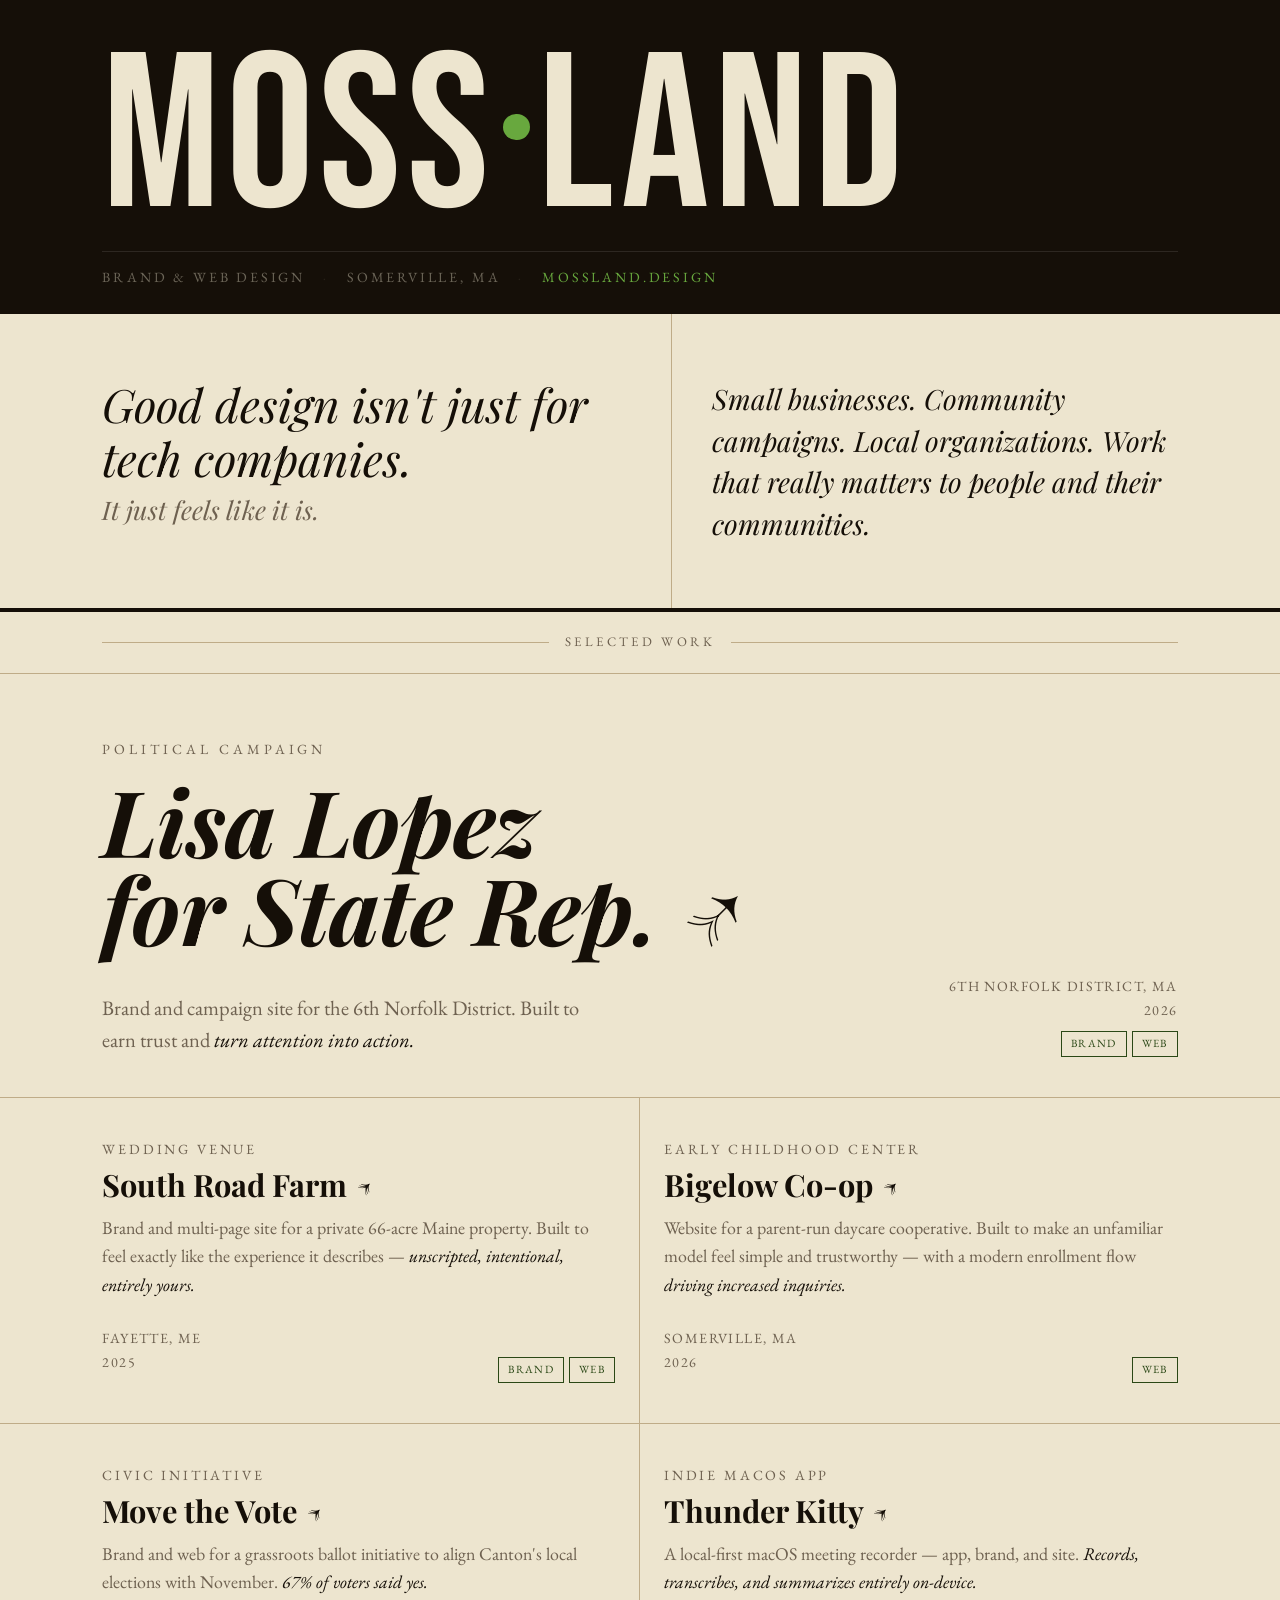
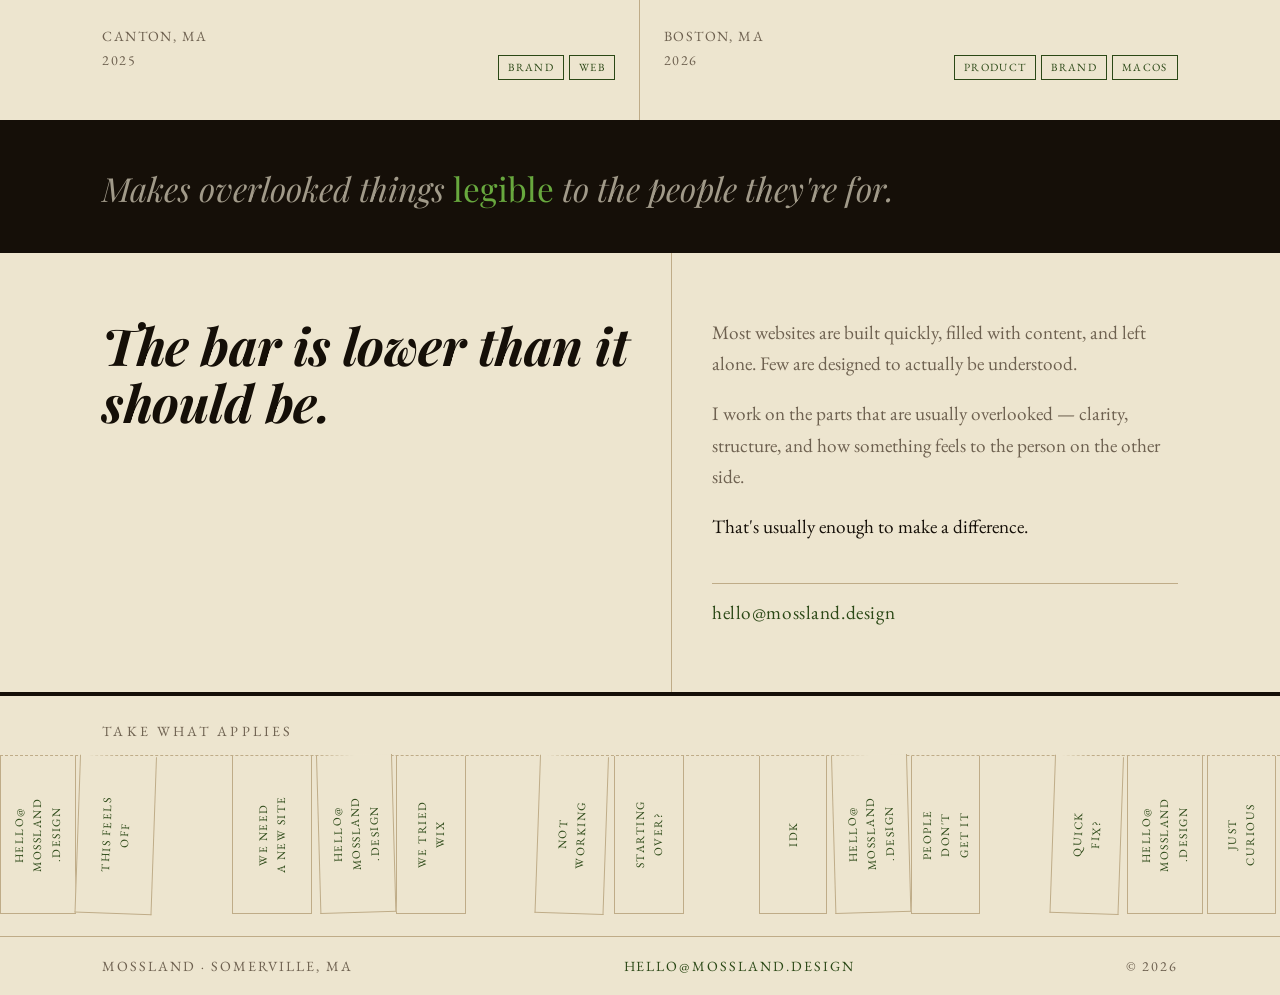
<file: index.html>
<!doctype html>
<html lang="en">
  <head>
    <!-- Google tag (gtag.js) -->
    <script
      async
      src="https://www.googletagmanager.com/gtag/js?id=G-RFCVQZYDGC"
    ></script>
    <script>
      window.dataLayer = window.dataLayer || [];
      function gtag() {
        dataLayer.push(arguments);
      }
      gtag("js", new Date());

      gtag("config", "G-RFCVQZYDGC");
    </script>
    <meta charset="UTF-8" />
    <meta name="viewport" content="width=device-width, initial-scale=1.0" />
    <title>Mossland — Brand &amp; Web Design</title>
    <meta
      name="description"
      content="Brand and web design for small organizations, community campaigns, and local government. Work that really matters to people and their communities."
    />
    <link rel="canonical" href="https://www.mossland.design/" />
    <!-- Open Graph -->
    <meta property="og:type" content="website" />
    <meta property="og:url" content="https://www.mossland.design/" />
    <meta property="og:title" content="Mossland — Brand &amp; Web Design" />
    <meta
      property="og:description"
      content="Brand and web design for small organizations, community campaigns, and local government. Work that really matters to people and their communities."
    />
    <meta
      property="og:image"
      content="https://www.mossland.design/assets/og-image.png"
    />
    <link rel="icon" href="assets/favicon.svg" type="image/svg+xml" />
    <link
      rel="icon"
      href="assets/favicon-32.png"
      type="image/png"
      sizes="32x32"
    />
    <link rel="stylesheet" href="css/shared.css?v=1.4" />
    <link rel="stylesheet" href="css/index.css?v=1.4" />
  </head>
  <body>
    <!-- ── HEADER ── -->
    <header class="plate" role="banner">
      <span class="wordmark" aria-label="Mossland"
        >MOSS<span class="wordmark-dot" aria-hidden="true"></span>LAND</span
      >
      <div class="platebar" aria-label="Site info">
        <span>Brand &amp; Web Design</span>
        <span class="platebar-sep" aria-hidden="true">·</span>
        <span>Somerville, MA</span>
        <span class="platebar-sep" aria-hidden="true">·</span>
        <span class="platebar-domain">mossland.design</span>
      </div>
    </header>

    <!-- ── LEDE ── -->
    <section class="lede" aria-label="Introduction">
      <div class="lede-left">
        <p class="tagline">
          Good design isn't just for tech companies.<span class="tagline-aside"
            >It just feels like it is.</span
          >
        </p>
      </div>
      <div class="lede-right">
        <p class="lede-line">
          Small businesses. Community campaigns. Local organizations. Work that
          really matters to people and their communities.
        </p>
      </div>
    </section>

    <!-- ── SELECTED WORK ── -->
    <main aria-label="Selected work">
      <div class="section-header">
        <div class="section-header-rule"></div>
        <span class="section-header-label">Selected Work</span>
        <div class="section-header-rule"></div>
      </div>

      <!-- Hero project -->
      <article class="hero">
        <p class="hero-eyebrow">Political Campaign</p>
        <h2 class="hero-name">
          <a href="https://lopezforrep.com" target="_blank" rel="noopener"
            >Lisa Lopez<br />for State Rep. ↗&#xFE0E;</a
          >
        </h2>
        <div class="hero-bottom">
          <p class="hero-desc">
            Brand and campaign site for the 6th Norfolk District. Built to earn
            trust and <em>turn attention into action.</em>
          </p>
          <div class="hero-meta">
            <p class="meta-loc">6th Norfolk District, MA<br />2026</p>
            <div class="pills">
              <span class="pill">Brand</span>
              <span class="pill">Web</span>
            </div>
          </div>
        </div>
      </article>

      <!-- 2×2 grid -->
      <div class="work-grid">
        <article class="work-box">
          <p class="work-box-cat">Wedding Venue</p>
          <h3 class="work-box-name">
            <a href="https://southroad.farm" target="_blank" rel="noopener"
              >South Road Farm ↗&#xFE0E;</a
            >
          </h3>
          <p class="work-box-desc">
            Brand and multi-page site for a private 66-acre Maine property.
            Built to feel exactly like the experience it describes —
            <em>unscripted, intentional, entirely yours.</em>
          </p>
          <div class="work-box-foot">
            <p class="meta-loc">Fayette, ME<br />2025</p>
            <div class="pills">
              <span class="pill">Brand</span>
              <span class="pill">Web</span>
            </div>
          </div>
        </article>

        <article class="work-box">
          <p class="work-box-cat">Early Childhood Center</p>
          <h3 class="work-box-name">
            <a href="https://bigelowcoop.org" target="_blank" rel="noopener"
              >Bigelow Co-op ↗&#xFE0E;</a
            >
          </h3>
          <p class="work-box-desc">
            Website for a parent-run daycare cooperative. Built to make an
            unfamiliar model feel simple and trustworthy — with a modern
            enrollment flow
            <em> driving increased inquiries.</em>
          </p>
          <div class="work-box-foot">
            <p class="meta-loc">Somerville, MA<br />2026</p>
            <div class="pills">
              <span class="pill">Web</span>
            </div>
          </div>
        </article>

        <article class="work-box">
          <p class="work-box-cat">Civic Initiative</p>
          <h3 class="work-box-name">
            <a href="https://movethevote.info" target="_blank" rel="noopener"
              >Move the Vote ↗&#xFE0E;</a
            >
          </h3>
          <p class="work-box-desc">
            Brand and web for a grassroots ballot initiative to align Canton's
            local elections with November. <em>67% of voters said yes.</em>
          </p>
          <div class="work-box-foot">
            <p class="meta-loc">Canton, MA<br />2025</p>
            <div class="pills">
              <span class="pill">Brand</span>
              <span class="pill">Web</span>
            </div>
          </div>
        </article>

        <article class="work-box">
          <p class="work-box-cat">Indie macOS app</p>
          <h3 class="work-box-name">
            <a
              href="https://www.thunderkitty.app"
              target="_blank"
              rel="noopener"
              >Thunder Kitty ↗&#xFE0E;</a
            >
          </h3>
          <p class="work-box-desc">
            A local-first macOS meeting recorder — app, brand, and site.
            <em>Records, transcribes, and summarizes entirely on-device.</em>
          </p>
          <div class="work-box-foot">
            <p class="meta-loc">Boston, MA<br />2026</p>
            <div class="pills">
              <span class="pill">Product</span>
              <span class="pill">Brand</span>
              <span class="pill">macOS</span>
            </div>
          </div>
        </article>
      </div>
    </main>

    <!-- ── PHILOSOPHY STRIPE ── -->
    <section class="stripe" aria-label="Philosophy">
      <p class="stripe-line">
        Makes overlooked things <em>legible</em> to the people they're for.
      </p>
    </section>

    <!-- ── POV + CTA ── -->
    <section class="pov" aria-label="About">
      <div class="pov-grid">
        <div class="pov-left">
          <p class="pov-lede">The bar is lower than it should be.</p>
        </div>
        <div class="pov-right">
          <div class="pov-body">
            <p>
              Most websites are built quickly, filled with content, and left
              alone. Few are designed to actually be understood.
            </p>
            <p>
              I work on the parts that are usually overlooked — clarity,
              structure, and how something feels to the person on the other
              side.
            </p>
            <p>That's usually enough to make a difference.</p>
          </div>
          <a class="pov-cta" href="mailto:hello@mossland.design">
            hello@mossland.design
          </a>
        </div>
      </div>
    </section>

    <!-- ── TEAR-OFF ── -->
    <section class="tear-wrap" aria-label="Contact">
      <p class="tear-label">Take what applies</p>
      <hr class="perf-line" aria-hidden="true" />
      <div class="tear-tabs" aria-label="Contact tabs: hello@mossland.design">
        <a
          class="tear-tab"
          href="mailto:hello@mossland.design"
          aria-label="Email Mossland"
        >
          <span class="tear-tab-text">hello@<br />mossland<br />.design</span>
        </a>
        <a
          class="tear-tab tilt"
          href="mailto:hello@mossland.design"
          tabindex="-1"
          aria-hidden="true"
        >
          <span class="tear-tab-text">this feels<br />off</span>
        </a>
        <div class="tear-gap" aria-hidden="true"></div>
        <a
          class="tear-tab"
          href="mailto:hello@mossland.design"
          tabindex="-1"
          aria-hidden="true"
        >
          <span class="tear-tab-text">we need<br />a new site</span>
        </a>
        <a
          class="tear-tab tilt-left"
          href="mailto:hello@mossland.design"
          tabindex="-1"
          aria-hidden="true"
        >
          <span class="tear-tab-text">hello@<br />mossland<br />.design</span>
        </a>
        <a
          class="tear-tab"
          href="mailto:hello@mossland.design"
          tabindex="-1"
          aria-hidden="true"
        >
          <span class="tear-tab-text">we tried<br />wix</span>
        </a>
        <div class="tear-gap" aria-hidden="true"></div>
        <a
          class="tear-tab tilt"
          href="mailto:hello@mossland.design"
          tabindex="-1"
          aria-hidden="true"
        >
          <span class="tear-tab-text">not<br />working</span>
        </a>
        <a
          class="tear-tab"
          href="mailto:hello@mossland.design"
          tabindex="-1"
          aria-hidden="true"
        >
          <span class="tear-tab-text">starting<br />over?</span>
        </a>
        <div class="tear-gap" aria-hidden="true"></div>
        <a
          class="tear-tab"
          href="mailto:hello@mossland.design"
          tabindex="-1"
          aria-hidden="true"
        >
          <span class="tear-tab-text">idk</span>
        </a>
        <a
          class="tear-tab tilt-left"
          href="mailto:hello@mossland.design"
          tabindex="-1"
          aria-hidden="true"
        >
          <span class="tear-tab-text">hello@<br />mossland<br />.design</span>
        </a>
        <a
          class="tear-tab"
          href="mailto:hello@mossland.design"
          tabindex="-1"
          aria-hidden="true"
        >
          <span class="tear-tab-text">people<br />don't<br />get it</span>
        </a>
        <div class="tear-gap" aria-hidden="true"></div>
        <a
          class="tear-tab tilt"
          href="mailto:hello@mossland.design"
          tabindex="-1"
          aria-hidden="true"
        >
          <span class="tear-tab-text">quick<br />fix?</span>
        </a>
        <a
          class="tear-tab"
          href="mailto:hello@mossland.design"
          tabindex="-1"
          aria-hidden="true"
        >
          <span class="tear-tab-text">hello@<br />mossland<br />.design</span>
        </a>
        <a
          class="tear-tab"
          href="mailto:hello@mossland.design"
          tabindex="-1"
          aria-hidden="true"
        >
          <span class="tear-tab-text">just<br />curious</span>
        </a>
      </div>
    </section>

    <!-- ── FOOTER ── -->
    <footer class="site-footer" role="contentinfo">
      <span>Mossland · Somerville, MA</span>
      <a href="mailto:hello@mossland.design">hello@mossland.design</a>
      <span>© 2026</span>
    </footer>
  </body>
</html>
</file>
<file: css/shared.css>
/* =============================================================
   shared.css — Mossland Design
   Tokens, typography baseline, layout primitives
   ============================================================= */

/* ── Fonts ── */
@import url("https://fonts.googleapis.com/css2?family=Bebas+Neue&family=EB+Garamond:ital,wght@0,400;0,500;1,400;1,500&family=Playfair+Display:ital,wght@0,700;0,900;1,400;1,700&display=swap");

/* ── Tokens ── */
:root {
  /* Colors */
  --color-paper: #ede5cf;
  --color-ink: #150f08;
  --color-moss: #2b4816;
  --color-moss-lt: #68a83e;
  --color-rule: #bfac88;
  --color-muted: #6e6150;

  /* Spacing */
  --sp-2xl: 96px;
  --sp-xl: 80px;
  --sp-lg: 64px;
  --sp-md: 40px;
  --sp-sm: 24px;
  --sp-xs: 14px;

  --pad-x: clamp(40px, 8vw, 140px);
}

@media (max-width: 768px) {
  :root {
    --pad-x: 24px;
    --sp-2xl: 64px;
    --sp-xl: 48px;
    --sp-lg: 40px;
    --sp-md: 28px;
    --sp-sm: 20px;
  }
}

/* ── Reset ── */
*,
*::before,
*::after {
  box-sizing: border-box;
  margin: 0;
  padding: 0;
}

/* ── Base ── */
html {
  font-size: 16px;
  -webkit-text-size-adjust: 100%;
}

body {
  background: var(--color-paper);
  color: var(--color-ink);
  font-family: "EB Garamond", Georgia, serif;
  line-height: 1.6;
  overflow-x: hidden;
}

a {
  color: inherit;
  text-decoration: none;
}

a:focus-visible {
  outline: 2px solid var(--color-moss);
  outline-offset: 3px;
}

img {
  display: block;
  max-width: 100%;
}

/* ── Pill tag ── */
.pill {
  font-size: 11px;
  letter-spacing: 0.12em;
  text-transform: uppercase;
  color: var(--color-moss);
  border: 1px solid var(--color-moss);
  padding: 3px 9px;
  display: inline-block;
}

.pills {
  display: flex;
  flex-wrap: wrap;
  gap: 5px;
}

/* ── Location / meta ── */
.meta-loc {
  font-size: clamp(13px, 1.1vw, 15px);
  letter-spacing: 0.1em;
  text-transform: uppercase;
  color: var(--color-muted);
  line-height: 1.7;
  font-family: "EB Garamond", Georgia, serif;
  margin-bottom: 8px;
}

/* ── Site footer ── */
.site-footer {
  border-top: 1px solid var(--color-rule);
  padding: 18px var(--pad-x);
  display: flex;
  justify-content: space-between;
  align-items: center;
  font-size: clamp(13px, 1.1vw, 15px);
  letter-spacing: 0.14em;
  text-transform: uppercase;
  color: var(--color-muted);
  font-family: "EB Garamond", Georgia, serif;
}

.site-footer a {
  color: var(--color-moss);
  transition: color 0.12s;
}

.site-footer a:hover {
  color: var(--color-ink);
}

@media (max-width: 600px) {
  .site-footer {
    flex-direction: column;
    align-items: flex-start;
    gap: 6px;
  }
}

/* ── Focus & accessibility ── */
:focus-visible {
  outline: 2px solid var(--color-moss);
  outline-offset: 2px;
}
</file>
<file: css/index.css>
/* =============================================================
   index.css — Mossland Design
   Page-specific styles for index.html
   ============================================================= */

/* ── HEADER PLATE ── */
.plate {
  background: var(--color-ink);
  padding: 48px var(--pad-x) 26px;
}

.wordmark {
  font-family: "Bebas Neue", sans-serif;
  font-size: clamp(86px, 19vw, 220px);
  line-height: 0.84;
  letter-spacing: 0.025em;
  color: var(--color-paper);
  display: block;
}

.wordmark-dot {
  display: inline-block;
  width: 0.12em;
  height: 0.12em;
  background: var(--color-moss-lt);
  border-radius: 50%;
  position: relative;
  top: -0.3em;
  margin: 0 0.04em;
}

.platebar {
  display: flex;
  flex-wrap: wrap;
  align-items: center;
  gap: 8px 18px;
  margin-top: 18px;
  padding-top: 14px;
  border-top: 1px solid rgba(255, 255, 255, 0.1);
}

.platebar > span {
  font-size: clamp(13px, 1.1vw, 16px);
  letter-spacing: 0.2em;
  text-transform: uppercase;
  color: rgba(237, 229, 207, 0.4);
  font-family: "EB Garamond", Georgia, serif;
}

.platebar .platebar-domain {
  color: var(--color-moss-lt);
}

.platebar .platebar-sep {
  opacity: 0.2;
}

/* ── LEDE ── */
.lede {
  display: grid;
  grid-template-columns: 1.05fr 0.95fr;
  border-bottom: 4px solid var(--color-ink);
}

.lede-left {
  padding: var(--sp-lg) var(--sp-md) var(--sp-lg) var(--pad-x);
  border-right: 1px solid var(--color-rule);
}

.lede-right {
  padding: var(--sp-lg) var(--pad-x) var(--sp-lg) var(--sp-md);
  display: flex;
  flex-direction: column;
  justify-content: center;
  gap: 14px;
}

.tagline {
  font-family: "Playfair Display", Georgia, serif;
  font-size: clamp(26px, 3.6vw, 48px);
  font-style: italic;
  line-height: 1.16;
  color: var(--color-ink);
}

.tagline-aside {
  display: block;
  margin-top: 10px;
  font-size: clamp(16px, 2vw, 26px);
  color: var(--color-muted);
}

.lede-line {
  font-family: "Playfair Display", Georgia, serif;
  font-size: clamp(18px, 2.2vw, 28px);
  font-style: italic;
  line-height: 1.48;
  color: var(--color-ink);
}

@media (max-width: 768px) {
  .lede {
    grid-template-columns: 1fr;
  }

  .lede-left {
    border-right: none;
    border-bottom: 1px solid var(--color-rule);
    padding-bottom: var(--sp-sm);
    padding-right: var(--pad-x);
  }

  .lede-right {
    padding-top: var(--sp-sm);
    padding-left: var(--pad-x);
  }
}

/* ── SECTION HEADER ── */
.section-header {
  display: flex;
  align-items: center;
  gap: 16px;
  padding: 20px var(--pad-x);
  border-bottom: 1px solid var(--color-rule);
}

.section-header-rule {
  flex: 1;
  height: 0.5px;
  background: var(--color-rule);
}

.section-header-label {
  font-size: 13px;
  letter-spacing: 0.26em;
  text-transform: uppercase;
  color: var(--color-muted);
  font-family: "EB Garamond", Georgia, serif;
  white-space: nowrap;
}

/* ── HERO PROJECT ── */
.hero {
  border-bottom: 1px solid var(--color-rule);
  padding: var(--sp-lg) var(--pad-x) var(--sp-md);
}

.hero-eyebrow {
  font-size: clamp(13px, 1.1vw, 16px);
  letter-spacing: 0.28em;
  text-transform: uppercase;
  color: var(--color-muted);
  margin-bottom: 16px;
  font-family: "EB Garamond", Georgia, serif;
}

.hero-name {
  font-family: "Playfair Display", Georgia, serif;
  font-size: clamp(42px, 7.5vw, 92px);
  font-style: italic;
  font-weight: 700;
  line-height: 0.95;
  color: var(--color-ink);
  margin-bottom: var(--sp-sm);
  letter-spacing: -0.01em;
}

.hero-name a {
  color: inherit;
  transition: color 0.12s;
}

.hero-name a:hover {
  color: var(--color-moss);
}

.hero-bottom {
  display: flex;
  align-items: flex-end;
  justify-content: space-between;
  gap: var(--sp-sm);
  flex-wrap: wrap;
}

.hero-desc {
  font-size: clamp(18px, 1.6vw, 22px);
  line-height: 1.58;
  color: var(--color-muted);
  max-width: 500px;
}

.hero-desc em {
  font-style: italic;
  color: var(--color-ink);
}

.hero-meta {
  flex-shrink: 0;
  text-align: right;
}

.hero-meta .pills {
  justify-content: flex-end;
}

@media (max-width: 600px) {
  .hero-bottom {
    flex-direction: column;
    align-items: flex-start;
  }

  .hero-meta {
    text-align: left;
  }

  .hero-meta .pills {
    justify-content: flex-start;
  }
}

/* ── WORK GRID (2×2 boxes) ── */
.work-grid {
  display: grid;
  grid-template-columns: 1fr 1fr;
}

.work-box {
  padding: var(--sp-md) var(--sp-sm);
  border-bottom: 1px solid var(--color-rule);
  border-right: 1px solid var(--color-rule);
  display: flex;
  flex-direction: column;
}

.work-box:nth-child(odd) {
  padding-left: var(--pad-x);
}

.work-box:nth-child(even) {
  padding-right: var(--pad-x);
  border-right: none;
}

.work-box:nth-child(3),
.work-box:nth-child(4) {
  border-bottom: none;
}

.work-box-cat {
  font-size: clamp(13px, 1.1vw, 15px);
  letter-spacing: 0.2em;
  text-transform: uppercase;
  color: var(--color-muted);
  margin-bottom: 8px;
  font-family: "EB Garamond", Georgia, serif;
}

.work-box-name {
  font-family: "Playfair Display", Georgia, serif;
  font-size: clamp(22px, 2.4vw, 32px);
  font-weight: 700;
  line-height: 1.1;
  margin-bottom: 12px;
  color: var(--color-ink);
}

.work-box-name a {
  color: inherit;
  transition: color 0.12s;
}

.work-box-name a:hover {
  color: var(--color-moss);
}

.work-box-desc {
  font-size: clamp(16px, 1.4vw, 19px);
  line-height: 1.58;
  color: var(--color-muted);
  flex: 1;
  margin-bottom: var(--sp-xs);
}

.work-box-desc em {
  font-style: italic;
  color: var(--color-ink);
}

.work-box-foot {
  display: flex;
  justify-content: space-between;
  align-items: flex-end;
  margin-top: auto;
  padding-top: var(--sp-xs);
}

@media (max-width: 768px) {
  .work-grid {
    grid-template-columns: 1fr;
  }

  .work-box,
  .work-box:nth-child(odd),
  .work-box:nth-child(even) {
    padding-left: var(--pad-x);
    padding-right: var(--pad-x);
    border-right: none;
    border-bottom: 1px solid var(--color-rule);
  }

  .work-box:last-child {
    border-bottom: none;
  }

  .work-box-foot .pills {
    justify-content: flex-start;
  }
}

/* ── PHILOSOPHY STRIPE (condensed) ── */
.stripe {
  background: var(--color-ink);
  padding: var(--sp-md) var(--pad-x);
  border-top: 4px solid var(--color-ink);
}

.stripe-line {
  font-family: "Playfair Display", Georgia, serif;
  font-size: clamp(20px, 2.6vw, 34px);
  font-style: italic;
  line-height: 1.45;
  color: rgba(237, 229, 207, 0.65);
  max-width: 820px;
}

.stripe-line em {
  font-style: normal;
  color: var(--color-moss-lt);
}

/* ── POV + CTA ── */
.pov {
  border-bottom: 4px solid var(--color-ink);
}

.pov-grid {
  display: grid;
  grid-template-columns: 1.05fr 0.95fr;
}

.pov-left {
  padding: var(--sp-lg) var(--sp-md) var(--sp-lg) var(--pad-x);
  border-right: 1px solid var(--color-rule);
  display: flex;
  align-items: flex-start;
}

.pov-right {
  padding: var(--sp-lg) var(--pad-x) var(--sp-lg) var(--sp-md);
  display: flex;
  flex-direction: column;
  justify-content: space-between;
}

.pov-lede {
  font-family: "Playfair Display", Georgia, serif;
  font-size: clamp(30px, 4vw, 54px);
  font-weight: 700;
  font-style: italic;
  line-height: 1.12;
  letter-spacing: -0.01em;
  color: var(--color-ink);
}

.pov-body {
  display: flex;
  flex-direction: column;
  gap: 18px;
  margin-bottom: var(--sp-md);
}

.pov-body p {
  font-family: "EB Garamond", Georgia, serif;
  font-size: clamp(17px, 1.5vw, 21px);
  line-height: 1.65;
  color: var(--color-muted);
}

.pov-body p:last-child {
  color: var(--color-ink);
}

.pov-cta {
  display: inline-block;
  font-family: "EB Garamond", Georgia, serif;
  font-size: clamp(17px, 1.5vw, 22px);
  letter-spacing: 0.03em;
  color: var(--color-moss);
  text-decoration: none;
  border-top: 1px solid var(--color-rule);
  padding-top: var(--sp-xs);
  transition: color 0.12s;
}

.pov-cta:hover {
  color: var(--color-ink);
}

@media (max-width: 768px) {
  .pov-grid {
    grid-template-columns: 1fr;
  }

  .pov-left {
    border-right: none;
    border-bottom: 1px solid var(--color-rule);
    padding-bottom: var(--sp-md);
    padding-right: var(--pad-x);
  }

  .pov-right {
    padding-top: var(--sp-md);
    padding-left: var(--pad-x);
  }

  .pov-body {
    margin-bottom: var(--sp-sm);
  }
}

/* ── TEAR-OFF ── */
.tear-wrap {
  overflow: hidden;
}

.tear-label {
  font-size: clamp(13px, 1.1vw, 15px);
  letter-spacing: 0.22em;
  text-transform: uppercase;
  color: var(--color-muted);
  padding: var(--sp-sm) var(--pad-x) 0;
  font-family: "EB Garamond", Georgia, serif;
}

.perf-line {
  border: none;
  border-top: 1.5px dashed var(--color-rule);
  margin: 12px 0 0;
}

.tear-tabs {
  display: flex;
  align-items: flex-start;
  padding: 0;
  height: 180px;
  width: 100%;
}

.tear-tab {
  flex: 1;
  height: 158px;
  border-left: 1px solid var(--color-rule);
  border-right: 1px solid var(--color-rule);
  border-bottom: 1px solid var(--color-rule);
  display: flex;
  align-items: center;
  justify-content: center;
  background: var(--color-paper);
  margin-right: 4px;
}

.tear-tab-text {
  font-size: clamp(10px, 0.9vw, 13px);
  letter-spacing: 0.13em;
  text-transform: uppercase;
  color: var(--color-moss);
  transform: rotate(-90deg);
  white-space: nowrap;
  font-family: "EB Garamond", Georgia, serif;
  line-height: 1.6;
  text-align: center;
}

.tear-tab.tilt {
  transform: rotate(2deg);
  transform-origin: top center;
}

.tear-tab.tilt-left {
  transform: rotate(-1.6deg);
  transform-origin: top left;
}

/* Empty space where a tab has been torn off */
.tear-gap {
  flex: 1;
  margin-right: 4px;
}

@media (max-width: 600px) {
  .tear-tabs {
    height: 140px;
  }

  .tear-tab {
    height: 120px;
  }
}
</file>
